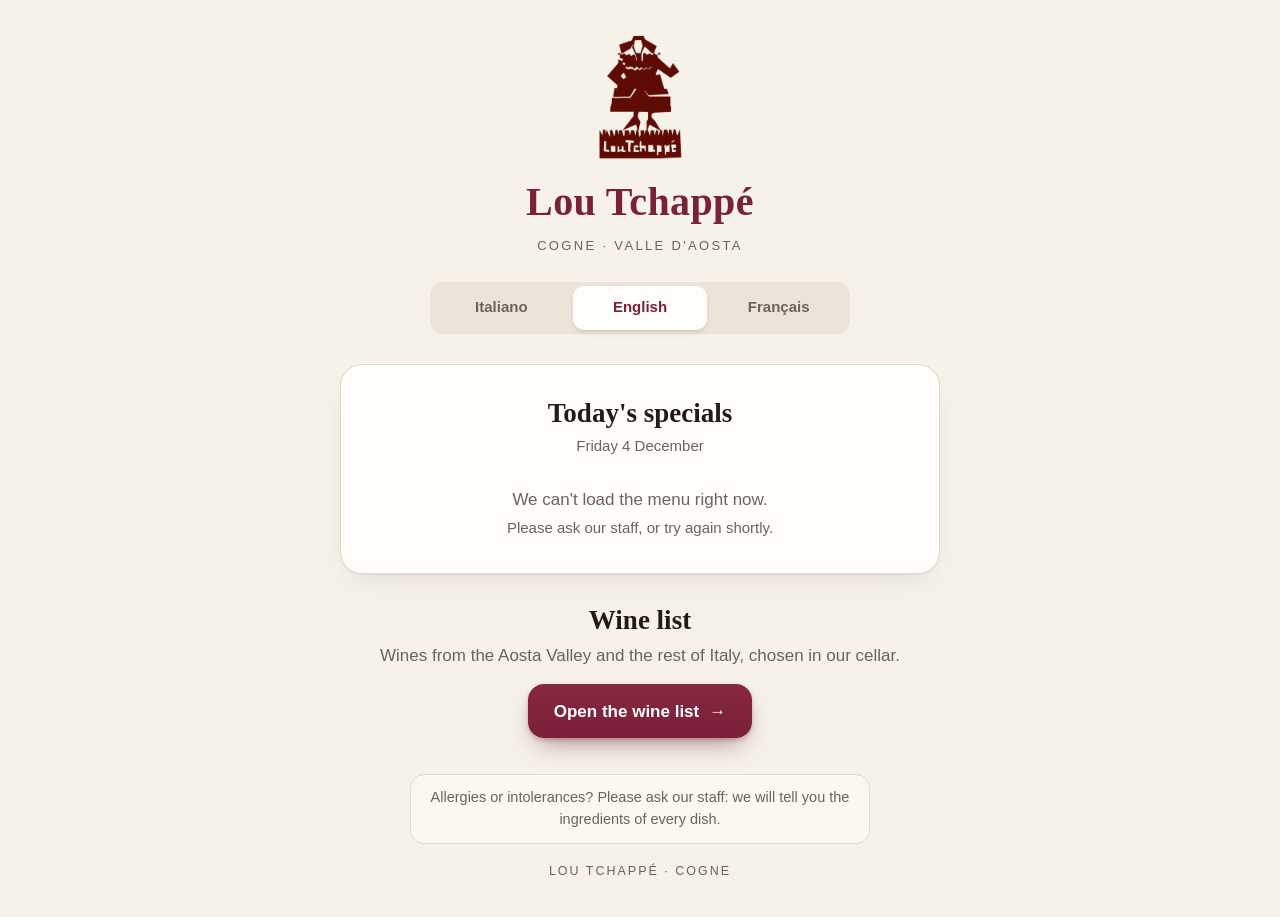
<file: index.html>
<!DOCTYPE html>
<html lang="it">
<head>
  <meta charset="UTF-8">
  <meta name="viewport" content="width=device-width, initial-scale=1, viewport-fit=cover">
  <title>Lou Tchappé · Menu del giorno</title>
  <meta name="description" content="Lou Tchappé, Cogne — piatti del giorno e carta dei vini.">
  <meta name="theme-color" content="#F6F1E9">
  <link rel="icon" type="image/png" href="logo-menu.png">
  <link rel="stylesheet" href="css/menu.css?v=1">
</head>
<body>
  <main class="page">
    <header class="brand">
      <img src="logo-menu.png" alt="" class="brand-logo" width="130" height="165">
      <h1 class="brand-name">Lou Tchappé</h1>
      <p class="brand-place">Cogne · Valle d'Aosta</p>
    </header>

    <nav class="lang" aria-label="Lingua / Language / Langue">
      <button type="button" data-lang="it" lang="it">Italiano</button>
      <button type="button" data-lang="en" lang="en">English</button>
      <button type="button" data-lang="fr" lang="fr">Français</button>
    </nav>

    <section class="today" aria-labelledby="today-title">
      <div class="section-head">
        <h2 id="today-title" data-t="title">Proposte del giorno</h2>
        <p class="today-date" id="today-date"></p>
      </div>
      <div id="dishes" aria-live="polite">
        <p class="state" data-t="loading">Un momento…</p>
      </div>
    </section>

    <section class="wine" aria-labelledby="wine-title">
      <h2 id="wine-title" data-t="wineTitle">La carta dei vini</h2>
      <p data-t="wineText">Etichette valdostane e italiane, scelte in cantina.</p>
      <a class="wine-btn" id="wine-link" href="https://cantina360.it/c/b403944e-895e-4dd6-8d46-fd5c207cfcda?lang=it" target="_blank" rel="noopener noreferrer">
        <span data-t="wineBtn">Apri la carta dei vini</span>
        <span aria-hidden="true">→</span>
      </a>
    </section>

    <footer class="foot">
      <p class="allergens" data-t="allergens">Allergie o intolleranze? Chiedi al nostro personale: ti indicheremo gli ingredienti di ogni piatto.</p>
      <p class="foot-name">Lou Tchappé · Cogne</p>
    </footer>
  </main>
  <script src="js/menu.js?v=1"></script>
</body>
</html>
</file>
<file: css/menu.css>
/* Lou Tchappé — menu pubblico. Caratteri di sistema (nessuna richiesta a
   servizi esterni come Google Fonts: niente dati dei clienti a terzi). */
:root {
  --paper: #F6F1E9;
  --card: #FFFDF9;
  --ink: #241A16;
  --ink-soft: #6E625A;
  --line: #E3D9CC;
  --wine: #7A2038;
  --wine-dark: #5E172A;
  --serif: "Iowan Old Style", "Palatino Linotype", Palatino, "Book Antiqua", Georgia, "Times New Roman", serif;
  --sans: -apple-system, BlinkMacSystemFont, "Segoe UI", Roboto, "Helvetica Neue", Arial, sans-serif;
}

* { box-sizing: border-box; }
html { -webkit-text-size-adjust: 100%; }
body {
  margin: 0;
  background: var(--paper);
  color: var(--ink);
  font-family: var(--sans);
  font-size: 17px;
  line-height: 1.5;
  -webkit-font-smoothing: antialiased;
}

.page {
  max-width: 640px;
  margin: 0 auto;
  padding: calc(28px + env(safe-area-inset-top, 0px)) 20px calc(36px + env(safe-area-inset-bottom, 0px));
}

/* Marchio */
.brand { text-align: center; margin-bottom: 26px; }
.brand-logo { width: 104px; height: auto; display: block; margin: 0 auto 12px; }
.brand-name {
  font-family: var(--serif);
  font-weight: 600;
  font-size: 34px;
  letter-spacing: 0.01em;
  margin: 0;
  color: var(--wine);
}
.brand-place {
  margin: 4px 0 0;
  font-size: 13px;
  letter-spacing: 0.18em;
  text-transform: uppercase;
  color: var(--ink-soft);
}

/* Lingue */
.lang {
  display: grid;
  grid-template-columns: repeat(3, 1fr);
  gap: 4px;
  padding: 4px;
  background: #ECE4D8;
  border-radius: 14px;
  margin: 0 auto 30px;
  max-width: 420px;
}
.lang button {
  font: inherit;
  font-size: 15px;
  font-weight: 600;
  min-height: 44px;
  border: 0;
  border-radius: 11px;
  background: transparent;
  color: var(--ink-soft);
  cursor: pointer;
}
.lang button.active {
  background: var(--card);
  color: var(--wine);
  box-shadow: 0 1px 2px rgba(36, 26, 22, 0.08), 0 4px 10px -4px rgba(36, 26, 22, 0.15);
}
.lang button:focus-visible, .wine-btn:focus-visible { outline: 2px solid var(--wine); outline-offset: 2px; }

/* Piatti del giorno */
.today {
  background: var(--card);
  border: 1px solid var(--line);
  border-radius: 22px;
  padding: 26px 22px 10px;
  box-shadow: 0 1px 2px rgba(36, 26, 22, 0.04), 0 12px 30px -16px rgba(36, 26, 22, 0.18);
}
.section-head { text-align: center; margin-bottom: 18px; }
.section-head h2, .wine h2 {
  font-family: var(--serif);
  font-weight: 600;
  font-size: 27px;
  margin: 0;
  line-height: 1.2;
}
.today-date { margin: 6px 0 0; color: var(--ink-soft); font-size: 15px; }

.course { padding: 14px 0 6px; border-top: 1px solid var(--line); }
.course:first-child { border-top: 0; padding-top: 4px; }
.course h3 {
  margin: 0 0 10px;
  font-size: 12.5px;
  font-weight: 700;
  letter-spacing: 0.16em;
  text-transform: uppercase;
  color: var(--wine);
}
.course ul { list-style: none; margin: 0; padding: 0; }
.dish { padding: 6px 0 14px; }
.dish-line { display: flex; align-items: baseline; gap: 8px; }
.dish-name { font-family: var(--serif); font-size: 20px; font-weight: 600; line-height: 1.3; }
.dish-dots { flex: 1; border-bottom: 1.5px dotted #CDBFAE; transform: translateY(-5px); min-width: 16px; }
.dish-price { font-family: var(--serif); font-size: 19px; font-weight: 600; white-space: nowrap; }
.dish-desc { margin: 3px 0 0; color: var(--ink-soft); font-size: 16px; line-height: 1.45; }

.state { text-align: center; color: var(--ink-soft); padding: 12px 0 20px; margin: 0; }
.state p { margin: 0; }
.state-hint { font-size: 15px; margin-top: 4px !important; }

/* Vini */
.wine { text-align: center; margin: 30px 0 0; padding: 0 8px; }
.wine p { color: var(--ink-soft); margin: 6px 0 16px; }
.wine-btn {
  display: inline-flex;
  align-items: center;
  justify-content: center;
  gap: 10px;
  min-height: 54px;
  padding: 0 26px;
  border-radius: 16px;
  background: linear-gradient(180deg, #86283F 0%, var(--wine) 100%);
  color: #fff;
  text-decoration: none;
  font-weight: 650;
  font-size: 17px;
  box-shadow: 0 2px 4px rgba(94, 23, 42, 0.25), 0 12px 26px -10px rgba(94, 23, 42, 0.55);
}
.wine-btn:active { transform: translateY(1px); }

/* Piede */
.foot { text-align: center; margin-top: 36px; color: var(--ink-soft); }
.allergens {
  font-size: 14.5px;
  line-height: 1.5;
  margin: 0 auto 18px;
  max-width: 460px;
  padding: 12px 16px;
  border: 1px solid var(--line);
  border-radius: 14px;
  background: rgba(255, 253, 249, 0.6);
}
.foot-name { font-size: 12.5px; letter-spacing: 0.16em; text-transform: uppercase; margin: 0; }

@media (min-width: 560px) {
  .today { padding: 32px 34px 14px; }
  .brand-name { font-size: 40px; }
}
@media (prefers-reduced-motion: reduce) { * { transition: none !important; } }
</file>
